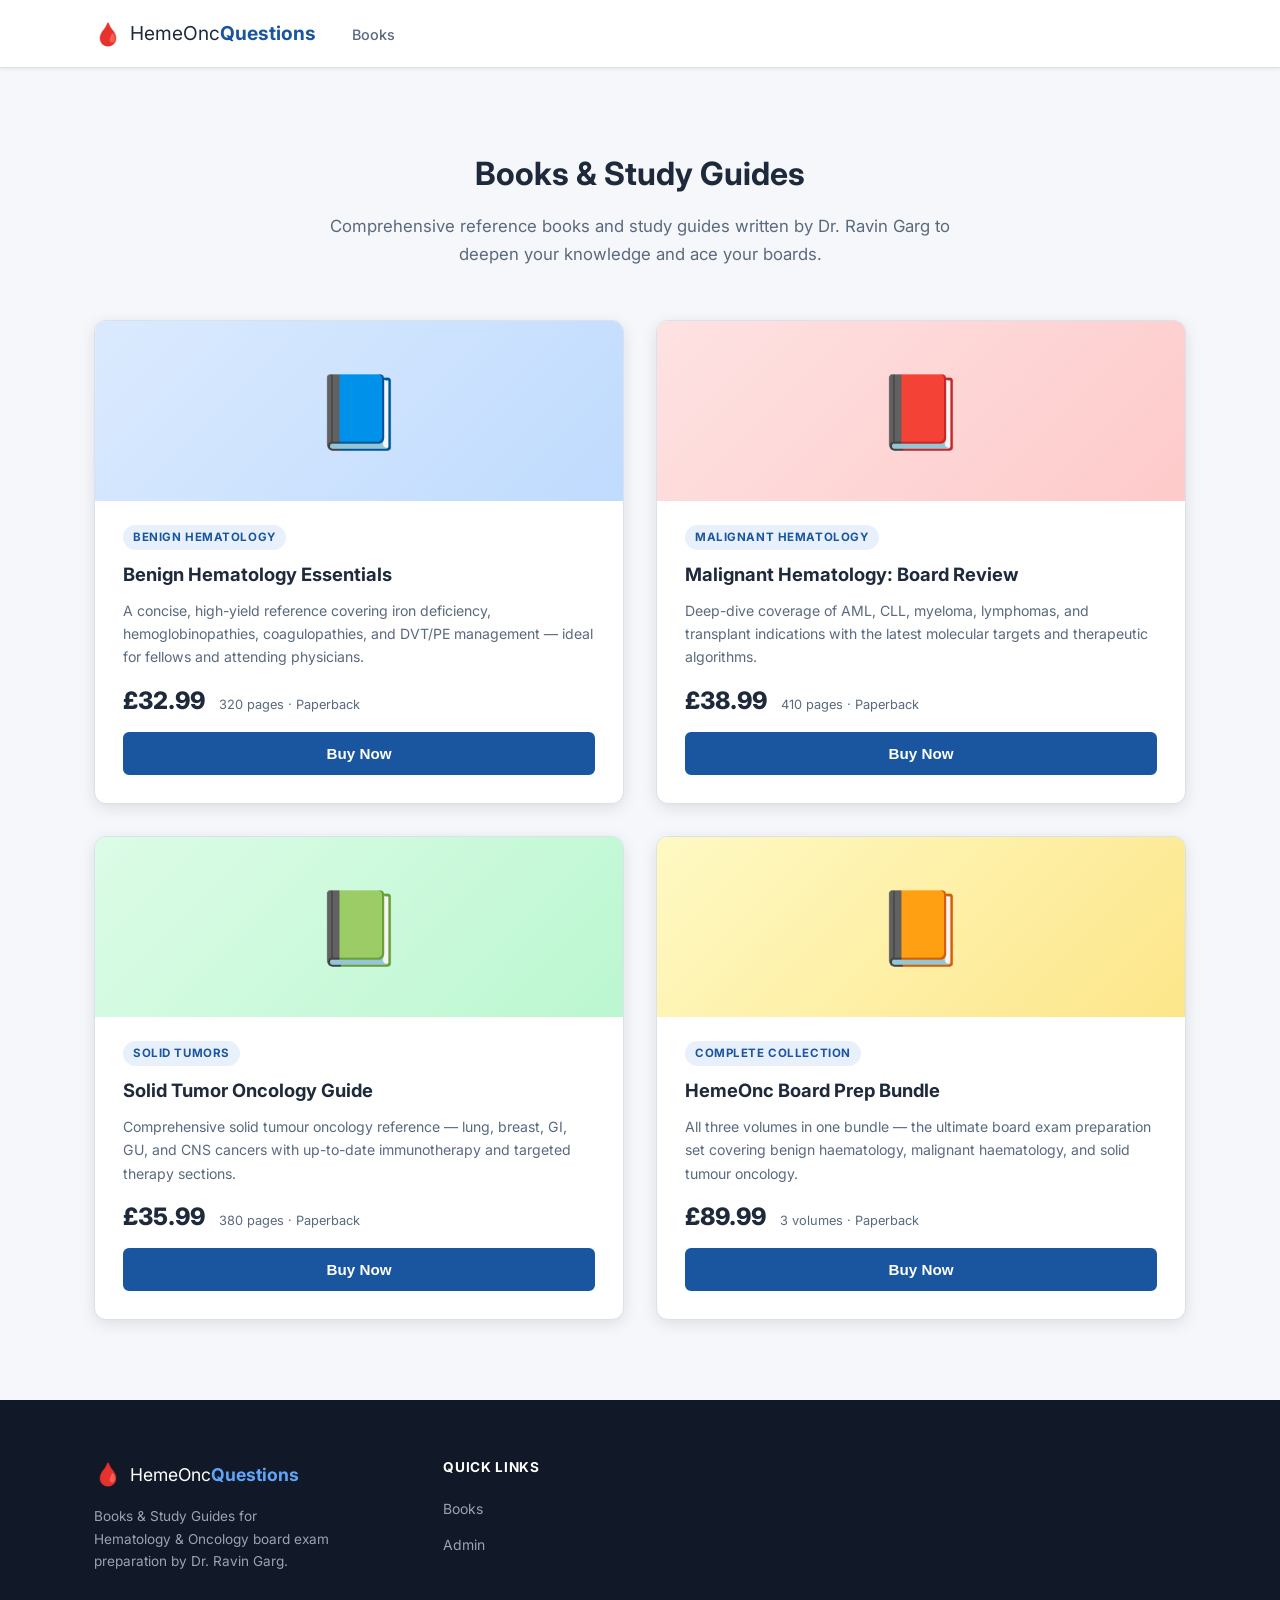
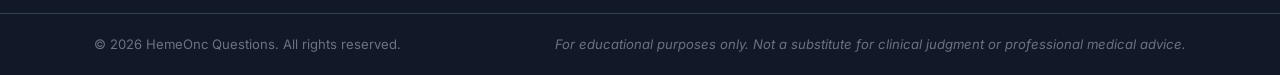
<file: index.html>
<!DOCTYPE html>
<html lang="en">
<head>
  <meta charset="UTF-8" />
  <meta name="viewport" content="width=device-width, initial-scale=1.0" />
  <meta name="description" content="Books &amp; Study Guides for Hematology &amp; Oncology board exam preparation by Dr. Ravin Garg." />
  <title>HemeOnc Questions – Books &amp; Study Guides</title>
  <link rel="stylesheet" href="css/styles.css" />
  <link rel="preconnect" href="https://fonts.googleapis.com" />
  <link href="https://fonts.googleapis.com/css2?family=Inter:wght@400;500;600;700&display=swap" rel="stylesheet" />
</head>
<body>

  <!-- ===== NAVIGATION ===== -->
  <header class="site-header" id="site-header">
    <div class="container nav-container">
      <a href="#" class="logo">
        <span class="logo-icon">🩸</span>
        <span class="logo-text">HemeOnc<strong>Questions</strong></span>
      </a>
      <nav class="main-nav" id="main-nav" aria-label="Main navigation">
        <ul>
          <li><a href="#books" class="nav-link active">Books</a></li>
        </ul>
      </nav>
      <button class="hamburger" id="hamburger" aria-label="Toggle navigation" aria-expanded="false">
        <span></span><span></span><span></span>
      </button>
    </div>
  </header>

  <!-- ===== BOOKS ===== -->
  <section class="section books bg-light" id="books">
    <div class="container">
      <div class="section-header">
        <h2>Books &amp; Study Guides</h2>
        <p>Comprehensive reference books and study guides written by Dr. Ravin Garg to deepen your knowledge and ace your boards.</p>
      </div>
      <div class="books-grid">

        <div class="book-card">
          <div class="book-cover book-cover-1">
            <span class="book-cover-icon">📘</span>
          </div>
          <div class="book-info">
            <span class="book-tag">Benign Hematology</span>
            <h3 class="book-title">Benign Hematology Essentials</h3>
            <p class="book-description">A concise, high-yield reference covering iron deficiency, hemoglobinopathies, coagulopathies, and DVT/PE management — ideal for fellows and attending physicians.</p>
            <div class="book-meta">
              <span class="book-price">£32.99</span>
              <span class="book-pages">320 pages · Paperback</span>
            </div>
            <button class="btn btn-primary btn-block book-buy-btn"
                    data-title="Benign Hematology Essentials"
                    data-price="£32.99">Buy Now</button>
          </div>
        </div>

        <div class="book-card">
          <div class="book-cover book-cover-2">
            <span class="book-cover-icon">📕</span>
          </div>
          <div class="book-info">
            <span class="book-tag">Malignant Hematology</span>
            <h3 class="book-title">Malignant Hematology: Board Review</h3>
            <p class="book-description">Deep-dive coverage of AML, CLL, myeloma, lymphomas, and transplant indications with the latest molecular targets and therapeutic algorithms.</p>
            <div class="book-meta">
              <span class="book-price">£38.99</span>
              <span class="book-pages">410 pages · Paperback</span>
            </div>
            <button class="btn btn-primary btn-block book-buy-btn"
                    data-title="Malignant Hematology: Board Review"
                    data-price="£38.99">Buy Now</button>
          </div>
        </div>

        <div class="book-card">
          <div class="book-cover book-cover-3">
            <span class="book-cover-icon">📗</span>
          </div>
          <div class="book-info">
            <span class="book-tag">Solid Tumors</span>
            <h3 class="book-title">Solid Tumor Oncology Guide</h3>
            <p class="book-description">Comprehensive solid tumour oncology reference — lung, breast, GI, GU, and CNS cancers with up-to-date immunotherapy and targeted therapy sections.</p>
            <div class="book-meta">
              <span class="book-price">£35.99</span>
              <span class="book-pages">380 pages · Paperback</span>
            </div>
            <button class="btn btn-primary btn-block book-buy-btn"
                    data-title="Solid Tumor Oncology Guide"
                    data-price="£35.99">Buy Now</button>
          </div>
        </div>

        <div class="book-card">
          <div class="book-cover book-cover-4">
            <span class="book-cover-icon">📙</span>
          </div>
          <div class="book-info">
            <span class="book-tag">Complete Collection</span>
            <h3 class="book-title">HemeOnc Board Prep Bundle</h3>
            <p class="book-description">All three volumes in one bundle — the ultimate board exam preparation set covering benign haematology, malignant haematology, and solid tumour oncology.</p>
            <div class="book-meta">
              <span class="book-price">£89.99</span>
              <span class="book-pages">3 volumes · Paperback</span>
            </div>
            <button class="btn btn-primary btn-block book-buy-btn"
                    data-title="HemeOnc Board Prep Bundle"
                    data-price="£89.99">Buy Now</button>
          </div>
        </div>

      </div>
    </div>
  </section>

  <!-- ===== ORDER MODAL ===== -->
  <div class="modal-overlay" id="order-modal" role="dialog" aria-modal="true" aria-labelledby="modal-title" hidden>
    <div class="modal-box">
      <button class="modal-close" id="modal-close" aria-label="Close order form">&times;</button>
      <h2 class="modal-title" id="modal-title">Order Book</h2>
      <p class="modal-book-name" id="modal-book-name"></p>

      <form class="order-form" id="order-form" novalidate>
        <fieldset>
          <legend>Quantity</legend>
          <div class="form-group">
            <label for="order-qty">Number of copies</label>
            <input type="number" id="order-qty" name="quantity" min="1" max="99" value="1" required />
          </div>
        </fieldset>

        <fieldset>
          <legend>Postage Details (United Kingdom)</legend>

          <div class="form-group">
            <label for="order-name">Full Name <span aria-hidden="true">*</span></label>
            <input type="text" id="order-name" name="fullName" autocomplete="name" required placeholder="e.g. Jane Smith" />
          </div>

          <div class="form-group">
            <label for="order-addr1">Address Line 1 <span aria-hidden="true">*</span></label>
            <input type="text" id="order-addr1" name="addressLine1" autocomplete="address-line1" required placeholder="House number and street name" />
          </div>

          <div class="form-group">
            <label for="order-addr2">Address Line 2</label>
            <input type="text" id="order-addr2" name="addressLine2" autocomplete="address-line2" placeholder="Flat, suite, unit (optional)" />
          </div>

          <div class="form-row">
            <div class="form-group">
              <label for="order-city">Town / City <span aria-hidden="true">*</span></label>
              <input type="text" id="order-city" name="city" autocomplete="address-level2" required placeholder="e.g. London" />
            </div>
            <div class="form-group">
              <label for="order-county">County</label>
              <input type="text" id="order-county" name="county" autocomplete="address-level1" placeholder="e.g. Greater London" />
            </div>
          </div>

          <div class="form-row">
            <div class="form-group">
              <label for="order-postcode">Postcode <span aria-hidden="true">*</span></label>
              <input type="text" id="order-postcode" name="postcode" autocomplete="postal-code" required placeholder="e.g. SW1A 1AA"
                     pattern="^[A-Za-z]{1,2}[0-9][0-9A-Za-z]?\s?[0-9][A-Za-z]{2}$" />
            </div>
            <div class="form-group">
              <label for="order-country">Country</label>
              <input type="text" id="order-country" name="country" autocomplete="country-name" value="United Kingdom" readonly />
            </div>
          </div>

          <div class="form-group">
            <label for="order-phone">Phone Number</label>
            <input type="tel" id="order-phone" name="phone" autocomplete="tel" placeholder="e.g. 07700 900000" />
          </div>
        </fieldset>

        <div class="form-summary" id="order-summary"></div>

        <button type="submit" class="btn btn-primary btn-block" id="order-submit">Place Order</button>
      </form>

      <div class="order-success" id="order-success" hidden>
        <div class="success-icon">✓</div>
        <h3>Order Received!</h3>
        <p id="order-success-msg"></p>
        <button class="btn btn-outline" id="order-done-btn">Close</button>
      </div>
    </div>
  </div>

  <!-- ===== FOOTER ===== -->
  <footer class="site-footer">
    <div class="container footer-inner">
      <div class="footer-brand">
        <a href="#" class="logo">
          <span class="logo-icon">🩸</span>
          <span class="logo-text">HemeOnc<strong>Questions</strong></span>
        </a>
        <p>Books &amp; Study Guides for Hematology &amp; Oncology board exam preparation by Dr. Ravin Garg.</p>
      </div>
      <div class="footer-links">
        <div class="footer-col">
          <h4>Quick Links</h4>
          <ul>
            <li><a href="#books">Books</a></li>
            <li><a href="admin.html">Admin</a></li>
          </ul>
        </div>
      </div>
    </div>
    <div class="footer-bottom">
      <div class="container">
        <p>&copy; 2026 HemeOnc Questions. All rights reserved.</p>
        <p class="footer-disclaimer">For educational purposes only. Not a substitute for clinical judgment or professional medical advice.</p>
      </div>
    </div>
  </footer>

  <script src="js/main.js"></script>
</body>
</html>
</file>
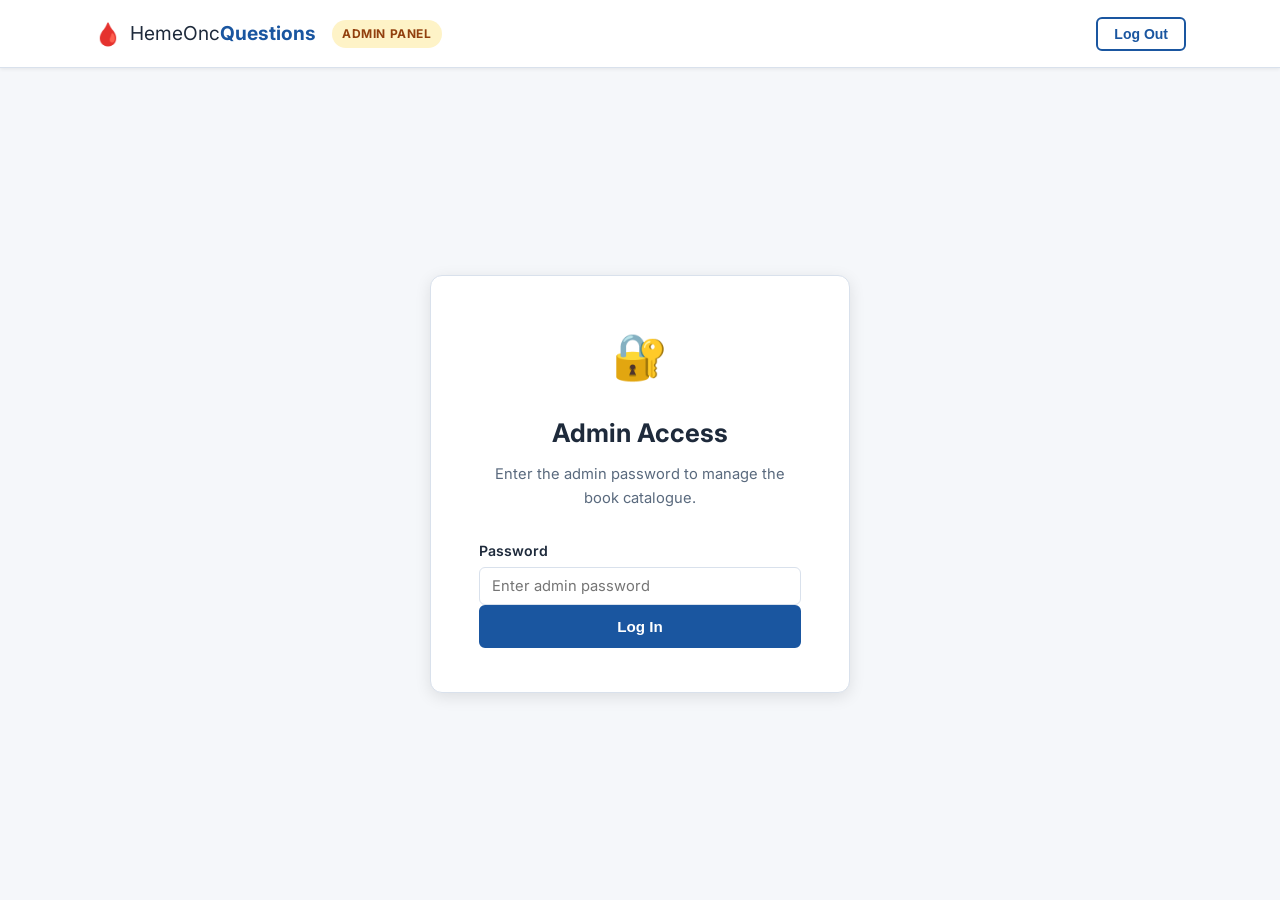
<file: admin.html>
<!DOCTYPE html>
<html lang="en">
<head>
  <meta charset="UTF-8" />
  <meta name="viewport" content="width=device-width, initial-scale=1.0" />
  <title>Admin – HemeOnc Questions</title>
  <link rel="stylesheet" href="css/styles.css" />
  <link rel="preconnect" href="https://fonts.googleapis.com" />
  <link href="https://fonts.googleapis.com/css2?family=Inter:wght@400;500;600;700&display=swap" rel="stylesheet" />
</head>
<body class="admin-body">

  <!-- ===== ADMIN HEADER ===== -->
  <header class="admin-header" id="admin-header">
    <div class="container admin-header-inner">
      <a href="index.html" class="logo">
        <span class="logo-icon">🩸</span>
        <span class="logo-text">HemeOnc<strong>Questions</strong></span>
      </a>
      <span class="admin-badge">Admin Panel</span>
      <button class="btn btn-outline btn-sm" id="admin-logout" hidden>Log Out</button>
    </div>
  </header>

  <!-- ===== LOGIN GATE ===== -->
  <div id="admin-login" class="admin-login-screen">
    <div class="admin-login-box">
      <div class="admin-login-icon">🔐</div>
      <h1>Admin Access</h1>
      <p>Enter the admin password to manage the book catalogue.</p>
      <form id="login-form" novalidate>
        <div class="form-group">
          <label for="admin-password">Password</label>
          <input type="password" id="admin-password" autocomplete="current-password"
                 placeholder="Enter admin password" />
        </div>
        <p class="login-error" id="login-error" hidden>Incorrect password. Please try again.</p>
        <button type="submit" class="btn btn-primary btn-block">Log In</button>
      </form>
    </div>
  </div>

  <!-- ===== ADMIN DASHBOARD ===== -->
  <main id="admin-dashboard" class="admin-dashboard" hidden>
    <div class="container">

      <!-- Page title row -->
      <div class="admin-page-header">
        <div class="admin-page-title">
          <h1>Book Management</h1>
          <p>Add or remove books shown in the <a href="index.html#books">public books section</a>.</p>
        </div>
        <div class="admin-stats">
          <div class="admin-stat">
            <span class="admin-stat-num" id="stat-custom">0</span>
            <span class="admin-stat-label">Custom books</span>
          </div>
          <div class="admin-stat">
            <span class="admin-stat-num">4</span>
            <span class="admin-stat-label">Default books</span>
          </div>
        </div>
      </div>

      <div class="admin-layout">

        <!-- ── Add book form ── -->
        <section class="admin-card" aria-labelledby="add-book-heading">
          <h2 id="add-book-heading">Add New Book</h2>

          <form id="add-book-form" class="add-book-form" novalidate>

            <div class="form-group">
              <label for="book-title">Title <span aria-hidden="true">*</span></label>
              <input type="text" id="book-title" name="title" required
                     placeholder="e.g. Advanced Hematology Atlas" />
            </div>

            <div class="form-group">
              <label for="book-category">Category <span aria-hidden="true">*</span></label>
              <select id="book-category" name="category" required>
                <option value="">— Select category —</option>
                <option value="Benign Hematology">Benign Hematology</option>
                <option value="Malignant Hematology">Malignant Hematology</option>
                <option value="Solid Tumors">Solid Tumors</option>
                <option value="Complete Collection">Complete Collection</option>
                <option value="Reference">Reference</option>
                <option value="Other">Other</option>
              </select>
            </div>

            <div class="form-group">
              <label for="book-description">Description <span aria-hidden="true">*</span></label>
              <textarea id="book-description" name="description" rows="3" required
                        placeholder="A brief description of the book's content and audience…"></textarea>
            </div>

            <div class="form-row">
              <div class="form-group">
                <label for="book-price">Price <span aria-hidden="true">*</span></label>
                <input type="text" id="book-price" name="price" required
                       placeholder="e.g. £29.99" />
              </div>
              <div class="form-group">
                <label for="book-pages">Format / Pages</label>
                <input type="text" id="book-pages" name="pages"
                       placeholder="e.g. 280 pages · Paperback" />
              </div>
            </div>

            <div class="form-row">
              <div class="form-group">
                <label for="book-cover-style">Cover Colour <span aria-hidden="true">*</span></label>
                <select id="book-cover-style" name="coverStyle" required>
                  <option value="1">Blue</option>
                  <option value="2">Red</option>
                  <option value="3">Green</option>
                  <option value="4">Yellow</option>
                  <option value="5">Purple</option>
                  <option value="6">Teal</option>
                  <option value="7">Orange</option>
                  <option value="8">Pink</option>
                </select>
              </div>
              <div class="form-group">
                <label for="book-cover-icon">Cover Icon</label>
                <select id="book-cover-icon" name="coverIcon">
                  <option value="📘">📘 Blue Book</option>
                  <option value="📕">📕 Red Book</option>
                  <option value="📗">📗 Green Book</option>
                  <option value="📙">📙 Orange Book</option>
                  <option value="📓">📓 Notebook</option>
                  <option value="📔">📔 Notebook (decorated)</option>
                  <option value="📒">📒 Ledger</option>
                  <option value="📖">📖 Open Book</option>
                </select>
              </div>
            </div>

            <div class="cover-preview-row">
              <span class="cover-preview-label">Preview:</span>
              <div class="cover-preview" id="cover-preview">
                <span id="cover-preview-icon">📘</span>
              </div>
            </div>

            <p class="form-error" id="add-book-error" hidden></p>
            <button type="submit" class="btn btn-primary btn-block">Add Book</button>
          </form>
        </section>

        <!-- ── Current custom books ── -->
        <section class="admin-card" aria-labelledby="books-list-heading">
          <h2 id="books-list-heading">
            Custom Books
            <span class="admin-count-badge" id="books-count-badge">0</span>
          </h2>
          <p class="admin-card-desc">
            These books are stored in your browser and appear on the public website.
          </p>
          <div id="admin-books-list" class="admin-books-list" aria-live="polite">
            <!-- rendered by JS -->
          </div>
          <p class="admin-empty" id="admin-empty">
            No custom books yet. Use the form on the left to add your first book.
          </p>
        </section>

      </div><!-- /.admin-layout -->
    </div><!-- /.container -->
  </main>

  <script src="js/admin.js"></script>
</body>
</html>
</file>
<file: css/styles.css>
/* =========================================================
   HemeOnc Questions – Main Stylesheet
   ========================================================= */

/* ----- CSS Variables ----- */
:root {
  --color-primary:    #1a56a0;
  --color-primary-dk: #134080;
  --color-accent:     #e8462a;
  --color-bg:         #ffffff;
  --color-bg-light:   #f5f7fa;
  --color-text:       #1e2a3b;
  --color-text-muted: #5a6a7e;
  --color-border:     #d9e1ec;
  --color-success:    #1d8a4e;
  --color-cat-benign:    #1a56a0;
  --color-cat-malignant: #a01a3e;
  --color-cat-solid:     #2e7d32;

  --radius-sm:  6px;
  --radius-md: 12px;
  --radius-lg: 20px;

  --shadow-sm: 0 1px 4px rgba(0,0,0,.08);
  --shadow-md: 0 4px 16px rgba(0,0,0,.10);
  --shadow-lg: 0 8px 32px rgba(0,0,0,.12);

  --font-sans: 'Inter', system-ui, -apple-system, sans-serif;
  --container: 1140px;
  --header-h: 68px;
}

/* ----- Reset & Base ----- */
*, *::before, *::after { box-sizing: border-box; margin: 0; padding: 0; }

html {
  scroll-behavior: smooth;
  scroll-padding-top: var(--header-h);
}

body {
  font-family: var(--font-sans);
  font-size: 16px;
  line-height: 1.65;
  color: var(--color-text);
  background: var(--color-bg);
}

img { max-width: 100%; height: auto; display: block; }
a  { color: var(--color-primary); text-decoration: none; }
a:hover { text-decoration: underline; }
ul { list-style: none; }

/* ----- Utility ----- */
.container {
  max-width: var(--container);
  margin: 0 auto;
  padding: 0 24px;
}
.bg-light { background: var(--color-bg-light); }

.section {
  padding: 80px 0;
}
.section-header {
  text-align: center;
  max-width: 640px;
  margin: 0 auto 52px;
}
.section-header h2 {
  font-size: 2rem;
  font-weight: 700;
  color: var(--color-text);
  margin-bottom: 12px;
}
.section-header p {
  color: var(--color-text-muted);
  font-size: 1.05rem;
}

/* ----- Buttons ----- */
.btn {
  display: inline-block;
  padding: 11px 24px;
  border-radius: var(--radius-sm);
  font-size: 0.95rem;
  font-weight: 600;
  cursor: pointer;
  transition: background .18s, color .18s, border-color .18s, box-shadow .18s;
  border: 2px solid transparent;
  text-decoration: none;
  white-space: nowrap;
}
.btn:hover { text-decoration: none; }

.btn-primary {
  background: var(--color-primary);
  color: #fff;
  border-color: var(--color-primary);
}
.btn-primary:hover {
  background: var(--color-primary-dk);
  border-color: var(--color-primary-dk);
  color: #fff;
}

.btn-outline {
  background: transparent;
  color: var(--color-primary);
  border-color: var(--color-primary);
}
.btn-outline:hover {
  background: var(--color-primary);
  color: #fff;
}

.btn-white {
  background: #fff;
  color: var(--color-primary);
  border-color: #fff;
}
.btn-white:hover {
  background: #e8f0fc;
}

.btn-sm { padding: 7px 16px; font-size: 0.875rem; }
.btn-lg { padding: 14px 32px; font-size: 1.05rem; }
.btn-block { width: 100%; text-align: center; display: block; }

/* ============================================================
   HEADER / NAV
   ============================================================ */
.site-header {
  position: sticky;
  top: 0;
  z-index: 1000;
  height: var(--header-h);
  background: #fff;
  border-bottom: 1px solid var(--color-border);
  box-shadow: var(--shadow-sm);
}

.nav-container {
  display: flex;
  align-items: center;
  height: var(--header-h);
  gap: 24px;
}

/* Logo */
.logo {
  display: flex;
  align-items: center;
  gap: 8px;
  font-size: 1.2rem;
  color: var(--color-text);
  text-decoration: none;
  flex-shrink: 0;
}
.logo:hover { text-decoration: none; }
.logo-icon { font-size: 1.4rem; }
.logo-text strong { color: var(--color-primary); }

/* Nav links */
.main-nav { flex: 1; }
.main-nav ul {
  display: flex;
  gap: 4px;
  align-items: center;
}
.nav-link {
  padding: 6px 12px;
  border-radius: var(--radius-sm);
  font-size: 0.9rem;
  font-weight: 500;
  color: var(--color-text-muted);
  text-decoration: none;
  transition: color .18s, background .18s;
}
.nav-link:hover,
.nav-link.active {
  color: var(--color-primary);
  background: #e8f0fc;
}

.nav-actions {
  display: flex;
  gap: 10px;
  flex-shrink: 0;
}

/* Hamburger */
.hamburger {
  display: none;
  flex-direction: column;
  gap: 5px;
  background: none;
  border: none;
  cursor: pointer;
  padding: 6px;
  margin-left: auto;
}
.hamburger span {
  display: block;
  width: 24px;
  height: 2px;
  background: var(--color-text);
  border-radius: 2px;
  transition: transform .3s, opacity .3s;
}
.hamburger.open span:nth-child(1) { transform: translateY(7px) rotate(45deg); }
.hamburger.open span:nth-child(2) { opacity: 0; }
.hamburger.open span:nth-child(3) { transform: translateY(-7px) rotate(-45deg); }

/* ============================================================
   HERO
   ============================================================ */
.hero {
  padding: 80px 0 60px;
  background: linear-gradient(135deg, #f0f5ff 0%, #e8f0fc 50%, #f5f7fa 100%);
}

.hero-inner {
  display: grid;
  grid-template-columns: 1fr 1fr;
  gap: 60px;
  align-items: center;
}

.hero-text .badge {
  display: inline-block;
  background: #dbeafe;
  color: var(--color-primary);
  font-size: 0.8rem;
  font-weight: 600;
  padding: 4px 12px;
  border-radius: 999px;
  text-transform: uppercase;
  letter-spacing: 0.04em;
  margin-bottom: 18px;
}

.hero-text h1 {
  font-size: 2.6rem;
  font-weight: 800;
  line-height: 1.18;
  color: var(--color-text);
  margin-bottom: 20px;
}

.hero-sub {
  font-size: 1.1rem;
  color: var(--color-text-muted);
  margin-bottom: 28px;
  max-width: 480px;
}

.hero-cta {
  display: flex;
  gap: 14px;
  flex-wrap: wrap;
  margin-bottom: 28px;
}

.hero-bullets {
  display: flex;
  flex-direction: column;
  gap: 6px;
}
.hero-bullets li {
  font-size: 0.92rem;
  color: var(--color-text-muted);
}
.hero-bullets li::before { content: ''; }

/* Mock device */
.mock-device {
  background: #1e2a3b;
  border-radius: var(--radius-lg);
  padding: 16px;
  box-shadow: var(--shadow-lg);
}
.mock-screen {
  background: #fff;
  border-radius: var(--radius-md);
  padding: 24px;
}
.mock-question-card .mock-tag {
  display: inline-block;
  background: #fee2e2;
  color: #9b1c1c;
  font-size: 0.75rem;
  font-weight: 700;
  padding: 3px 10px;
  border-radius: 999px;
  text-transform: uppercase;
  margin-bottom: 14px;
}
.mock-q {
  font-size: 0.9rem;
  font-weight: 600;
  color: var(--color-text);
  margin-bottom: 16px;
  line-height: 1.55;
}
.mock-choices {
  display: flex;
  flex-direction: column;
  gap: 8px;
}
.mock-choices li {
  font-size: 0.85rem;
  padding: 8px 12px;
  border: 1.5px solid var(--color-border);
  border-radius: var(--radius-sm);
  color: var(--color-text-muted);
  cursor: default;
}
.mock-choices li.correct {
  border-color: var(--color-success);
  background: #ecfdf5;
  color: var(--color-success);
  font-weight: 600;
}

/* ============================================================
   STATS BAR
   ============================================================ */
.stats-bar {
  background: var(--color-primary);
  padding: 28px 0;
}
.stats-inner {
  display: flex;
  justify-content: space-around;
  gap: 24px;
  flex-wrap: wrap;
}
.stat-item {
  text-align: center;
  color: #fff;
}
.stat-num {
  display: block;
  font-size: 2rem;
  font-weight: 800;
  line-height: 1;
  margin-bottom: 4px;
}
.stat-label {
  font-size: 0.85rem;
  opacity: 0.8;
  text-transform: uppercase;
  letter-spacing: 0.04em;
}

/* ============================================================
   FEATURES
   ============================================================ */
.features-grid {
  display: grid;
  grid-template-columns: repeat(3, 1fr);
  gap: 28px;
}
.feature-card {
  background: #fff;
  border: 1px solid var(--color-border);
  border-radius: var(--radius-md);
  padding: 28px;
  transition: box-shadow .2s, transform .2s;
}
.feature-card:hover {
  box-shadow: var(--shadow-md);
  transform: translateY(-2px);
}
.feature-icon {
  font-size: 2rem;
  margin-bottom: 14px;
}
.feature-card h3 {
  font-size: 1.05rem;
  font-weight: 700;
  margin-bottom: 8px;
}
.feature-card p {
  font-size: 0.9rem;
  color: var(--color-text-muted);
  line-height: 1.6;
}

/* ============================================================
   CATEGORIES
   ============================================================ */
.categories-grid {
  display: grid;
  grid-template-columns: repeat(3, 1fr);
  gap: 28px;
}
.category-card {
  background: #fff;
  border-radius: var(--radius-md);
  box-shadow: var(--shadow-md);
  overflow: hidden;
}
.category-header {
  display: flex;
  align-items: center;
  gap: 12px;
  padding: 22px 24px;
  color: #fff;
}
.cat-benign    { background: var(--color-cat-benign); }
.cat-malignant { background: var(--color-cat-malignant); }
.cat-solid     { background: var(--color-cat-solid); }
.cat-icon { font-size: 1.6rem; }
.category-header h3 { font-size: 1rem; font-weight: 700; }
.cat-topics {
  padding: 20px 24px;
  display: flex;
  flex-direction: column;
  gap: 10px;
}
.cat-topics li {
  font-size: 0.88rem;
  color: var(--color-text-muted);
  padding-left: 16px;
  position: relative;
}
.cat-topics li::before {
  content: '›';
  position: absolute;
  left: 0;
  color: var(--color-primary);
  font-weight: 700;
}

/* ============================================================
   SAMPLE QUIZ
   ============================================================ */
.quiz-wrapper {
  max-width: 720px;
  margin: 0 auto;
}
.quiz-card {
  background: #fff;
  border: 1px solid var(--color-border);
  border-radius: var(--radius-md);
  padding: 32px;
  box-shadow: var(--shadow-md);
  min-height: 340px;
}

.quiz-category {
  display: inline-block;
  font-size: 0.75rem;
  font-weight: 700;
  text-transform: uppercase;
  letter-spacing: 0.05em;
  padding: 3px 10px;
  border-radius: 999px;
  margin-bottom: 16px;
}
.quiz-question {
  font-size: 1rem;
  font-weight: 600;
  line-height: 1.6;
  color: var(--color-text);
  margin-bottom: 24px;
}
.quiz-choices {
  display: flex;
  flex-direction: column;
  gap: 10px;
  margin-bottom: 20px;
}
.quiz-choice {
  padding: 12px 16px;
  border: 1.5px solid var(--color-border);
  border-radius: var(--radius-sm);
  cursor: pointer;
  font-size: 0.92rem;
  color: var(--color-text);
  text-align: left;
  background: #fff;
  transition: border-color .18s, background .18s;
  width: 100%;
}
.quiz-choice:hover:not(:disabled) {
  border-color: var(--color-primary);
  background: #e8f0fc;
}
.quiz-choice.correct-ans {
  border-color: var(--color-success);
  background: #ecfdf5;
  color: var(--color-success);
  font-weight: 600;
}
.quiz-choice.wrong-ans {
  border-color: var(--color-accent);
  background: #fef2f2;
  color: var(--color-accent);
}
.quiz-explanation {
  background: var(--color-bg-light);
  border-left: 4px solid var(--color-primary);
  border-radius: 0 var(--radius-sm) var(--radius-sm) 0;
  padding: 14px 18px;
  font-size: 0.88rem;
  color: var(--color-text-muted);
  line-height: 1.6;
  display: none;
}
.quiz-explanation.visible { display: block; }

.quiz-nav {
  display: flex;
  align-items: center;
  justify-content: space-between;
  margin-top: 20px;
}
.quiz-counter {
  font-size: 0.85rem;
  font-weight: 600;
  color: var(--color-text-muted);
}

/* ============================================================
   TESTIMONIALS
   ============================================================ */
.testimonials-grid {
  display: grid;
  grid-template-columns: repeat(3, 1fr);
  gap: 28px;
}
.testimonial-card {
  background: #fff;
  border-radius: var(--radius-md);
  padding: 28px;
  box-shadow: var(--shadow-md);
}
.stars {
  color: #f59e0b;
  font-size: 1rem;
  margin-bottom: 14px;
  letter-spacing: 2px;
}
.testimonial-card p {
  font-size: 0.92rem;
  color: var(--color-text-muted);
  font-style: italic;
  margin-bottom: 16px;
  line-height: 1.65;
}
.testimonial-card cite {
  font-size: 0.82rem;
  font-weight: 600;
  color: var(--color-text);
  font-style: normal;
}

/* ============================================================
   PRICING
   ============================================================ */
.pricing-grid {
  display: grid;
  grid-template-columns: repeat(3, 1fr);
  gap: 28px;
  align-items: stretch;
}
.pricing-card {
  background: #fff;
  border: 2px solid var(--color-border);
  border-radius: var(--radius-md);
  padding: 32px 28px;
  position: relative;
  display: flex;
  flex-direction: column;
  gap: 20px;
  transition: box-shadow .2s;
}
.pricing-card:hover { box-shadow: var(--shadow-md); }

.pricing-featured {
  border-color: var(--color-primary);
  box-shadow: var(--shadow-md);
}
.pricing-badge {
  position: absolute;
  top: -14px;
  left: 50%;
  transform: translateX(-50%);
  background: var(--color-primary);
  color: #fff;
  font-size: 0.75rem;
  font-weight: 700;
  text-transform: uppercase;
  letter-spacing: 0.05em;
  padding: 4px 16px;
  border-radius: 999px;
  white-space: nowrap;
}
.pricing-header { text-align: center; }
.pricing-header h3 {
  font-size: 1.3rem;
  font-weight: 700;
  margin-bottom: 8px;
}
.price { display: flex; align-items: baseline; justify-content: center; gap: 6px; }
.price-amount {
  font-size: 2.5rem;
  font-weight: 800;
  color: var(--color-text);
}
.price-note {
  font-size: 0.85rem;
  color: var(--color-text-muted);
}
.pricing-features {
  display: flex;
  flex-direction: column;
  gap: 10px;
  flex: 1;
}
.pricing-features li {
  font-size: 0.9rem;
  color: var(--color-text-muted);
}

/* ============================================================
   FAQ
   ============================================================ */
.faq-list {
  max-width: 760px;
  margin: 0 auto;
  display: flex;
  flex-direction: column;
  gap: 12px;
}
.faq-item {
  background: #fff;
  border: 1px solid var(--color-border);
  border-radius: var(--radius-md);
  overflow: hidden;
}
.faq-item summary {
  padding: 18px 22px;
  font-size: 0.97rem;
  font-weight: 600;
  cursor: pointer;
  display: flex;
  justify-content: space-between;
  align-items: center;
  list-style: none;
  user-select: none;
}
.faq-item summary::-webkit-details-marker { display: none; }
.faq-item summary::after {
  content: '+';
  font-size: 1.4rem;
  font-weight: 400;
  color: var(--color-primary);
  flex-shrink: 0;
  transition: transform .25s;
}
.faq-item[open] summary::after {
  content: '−';
}
.faq-item p {
  padding: 0 22px 18px;
  font-size: 0.9rem;
  color: var(--color-text-muted);
  line-height: 1.7;
  border-top: 1px solid var(--color-border);
  padding-top: 16px;
}

/* ============================================================
   ABOUT
   ============================================================ */
.about-inner {
  display: flex;
  gap: 48px;
  align-items: flex-start;
}
.about-avatar {
  flex-shrink: 0;
}
.avatar-circle {
  width: 120px;
  height: 120px;
  background: var(--color-primary);
  border-radius: 50%;
  display: flex;
  align-items: center;
  justify-content: center;
  font-size: 2rem;
  font-weight: 800;
  color: #fff;
  letter-spacing: 2px;
}
.about-text h2 {
  font-size: 1.8rem;
  font-weight: 700;
  margin-bottom: 16px;
}
.about-text p {
  font-size: 0.95rem;
  color: var(--color-text-muted);
  margin-bottom: 16px;
  line-height: 1.75;
}
.about-text .btn { margin-top: 8px; }

/* ============================================================
   NEWS
   ============================================================ */
.news-grid {
  display: grid;
  grid-template-columns: repeat(3, 1fr);
  gap: 28px;
}
.news-card {
  background: #fff;
  border: 1px solid var(--color-border);
  border-radius: var(--radius-md);
  padding: 28px;
  transition: box-shadow .2s;
}
.news-card:hover { box-shadow: var(--shadow-md); }
.news-date {
  display: block;
  font-size: 0.78rem;
  font-weight: 700;
  text-transform: uppercase;
  letter-spacing: 0.05em;
  color: var(--color-primary);
  margin-bottom: 10px;
}
.news-card h3 {
  font-size: 1rem;
  font-weight: 700;
  margin-bottom: 10px;
  line-height: 1.4;
}
.news-card p {
  font-size: 0.88rem;
  color: var(--color-text-muted);
  line-height: 1.65;
}

/* ============================================================
   CTA BANNER
   ============================================================ */
.cta-banner {
  background: linear-gradient(135deg, var(--color-primary) 0%, #0f3d7a 100%);
  padding: 70px 0;
}
.cta-inner {
  text-align: center;
  color: #fff;
}
.cta-inner h2 {
  font-size: 2.2rem;
  font-weight: 800;
  margin-bottom: 14px;
}
.cta-inner p {
  font-size: 1.05rem;
  opacity: 0.85;
  margin-bottom: 32px;
}

/* ============================================================
   FOOTER
   ============================================================ */
.site-footer {
  background: #111827;
  color: #d1d5db;
}
.footer-inner {
  padding: 56px 24px 40px;
  display: grid;
  grid-template-columns: 1.4fr 1fr 1fr 1fr;
  gap: 40px;
}
.footer-brand .logo {
  color: #fff;
  font-size: 1.1rem;
  margin-bottom: 12px;
  display: inline-flex;
}
.footer-brand .logo-text strong { color: #60a5fa; }
.footer-brand p {
  font-size: 0.85rem;
  color: #9ca3af;
  line-height: 1.65;
  max-width: 240px;
}
.footer-col h4 {
  font-size: 0.85rem;
  font-weight: 700;
  text-transform: uppercase;
  letter-spacing: 0.05em;
  color: #fff;
  margin-bottom: 16px;
}
.footer-col ul { display: flex; flex-direction: column; gap: 10px; }
.footer-col a {
  font-size: 0.875rem;
  color: #9ca3af;
  text-decoration: none;
  transition: color .18s;
}
.footer-col a:hover { color: #fff; }

.footer-bottom {
  border-top: 1px solid #374151;
  padding: 20px 24px;
}
.footer-bottom .container {
  display: flex;
  justify-content: space-between;
  align-items: center;
  flex-wrap: wrap;
  gap: 8px;
}
.footer-bottom p {
  font-size: 0.82rem;
  color: #6b7280;
}
.footer-disclaimer {
  font-style: italic;
}

/* ============================================================
   BOOKS
   ============================================================ */
.books-grid {
  display: grid;
  grid-template-columns: repeat(2, 1fr);
  gap: 32px;
}
.book-card {
  background: #fff;
  border: 1px solid var(--color-border);
  border-radius: var(--radius-md);
  box-shadow: var(--shadow-md);
  overflow: hidden;
  display: flex;
  flex-direction: column;
  transition: box-shadow .2s, transform .2s;
}
.book-card:hover {
  box-shadow: var(--shadow-lg);
  transform: translateY(-3px);
}
.book-cover {
  display: flex;
  align-items: center;
  justify-content: center;
  height: 180px;
  font-size: 4.5rem;
}
.book-cover-1 { background: linear-gradient(135deg, #dbeafe 0%, #bfdbfe 100%); }
.book-cover-2 { background: linear-gradient(135deg, #fee2e2 0%, #fecaca 100%); }
.book-cover-3 { background: linear-gradient(135deg, #dcfce7 0%, #bbf7d0 100%); }
.book-cover-4 { background: linear-gradient(135deg, #fef9c3 0%, #fde68a 100%); }
.book-info {
  padding: 24px 28px 28px;
  display: flex;
  flex-direction: column;
  gap: 12px;
  flex: 1;
}
.book-tag {
  display: inline-block;
  font-size: 0.72rem;
  font-weight: 700;
  text-transform: uppercase;
  letter-spacing: 0.05em;
  background: #e8f0fc;
  color: var(--color-primary);
  padding: 3px 10px;
  border-radius: 999px;
  align-self: flex-start;
}
.book-title {
  font-size: 1.15rem;
  font-weight: 700;
  color: var(--color-text);
  line-height: 1.35;
}
.book-description {
  font-size: 0.88rem;
  color: var(--color-text-muted);
  line-height: 1.65;
  flex: 1;
}
.book-meta {
  display: flex;
  align-items: baseline;
  gap: 14px;
}
.book-price {
  font-size: 1.5rem;
  font-weight: 800;
  color: var(--color-text);
}
.book-pages {
  font-size: 0.8rem;
  color: var(--color-text-muted);
}

/* ============================================================
   ORDER MODAL
   ============================================================ */
.modal-overlay {
  position: fixed;
  inset: 0;
  background: rgba(0,0,0,.55);
  z-index: 2000;
  display: flex;
  align-items: center;
  justify-content: center;
  padding: 20px;
  overflow-y: auto;
}
.modal-overlay[hidden] { display: none; }

.modal-box {
  background: #fff;
  border-radius: var(--radius-md);
  box-shadow: var(--shadow-lg);
  padding: 36px 40px;
  width: 100%;
  max-width: 560px;
  position: relative;
  animation: modalIn .2s ease;
}
@keyframes modalIn {
  from { opacity: 0; transform: scale(.96) translateY(8px); }
  to   { opacity: 1; transform: scale(1)  translateY(0); }
}

.modal-close {
  position: absolute;
  top: 14px;
  right: 18px;
  background: none;
  border: none;
  font-size: 1.7rem;
  line-height: 1;
  cursor: pointer;
  color: var(--color-text-muted);
  transition: color .18s;
  padding: 4px 8px;
}
.modal-close:hover { color: var(--color-text); }

.modal-title {
  font-size: 1.5rem;
  font-weight: 700;
  margin-bottom: 4px;
}
.modal-book-name {
  font-size: 0.9rem;
  color: var(--color-primary);
  font-weight: 600;
  margin-bottom: 24px;
}

/* Order form */
.order-form fieldset {
  border: 1px solid var(--color-border);
  border-radius: var(--radius-sm);
  padding: 16px 20px 20px;
  margin-bottom: 20px;
}
.order-form legend {
  padding: 0 8px;
  font-size: 0.82rem;
  font-weight: 700;
  text-transform: uppercase;
  letter-spacing: 0.05em;
  color: var(--color-text-muted);
}
.form-group {
  display: flex;
  flex-direction: column;
  gap: 5px;
  margin-top: 14px;
}
.form-group label {
  font-size: 0.88rem;
  font-weight: 600;
  color: var(--color-text);
}
.form-group label span {
  color: var(--color-accent);
}
.form-group input {
  padding: 9px 12px;
  border: 1.5px solid var(--color-border);
  border-radius: var(--radius-sm);
  font-size: 0.92rem;
  font-family: var(--font-sans);
  color: var(--color-text);
  background: #fff;
  transition: border-color .18s, box-shadow .18s;
}
.form-group input:focus {
  outline: none;
  border-color: var(--color-primary);
  box-shadow: 0 0 0 3px rgba(26,86,160,.12);
}
.form-group input[readonly] {
  background: var(--color-bg-light);
  color: var(--color-text-muted);
  cursor: default;
}
.form-group input.input-error {
  border-color: var(--color-accent);
}
.form-row {
  display: grid;
  grid-template-columns: 1fr 1fr;
  gap: 14px;
}
.form-row .form-group { margin-top: 14px; }

.form-summary {
  background: var(--color-bg-light);
  border-left: 4px solid var(--color-primary);
  border-radius: 0 var(--radius-sm) var(--radius-sm) 0;
  padding: 12px 16px;
  font-size: 0.88rem;
  color: var(--color-text-muted);
  margin-bottom: 20px;
  display: none;
}
.form-summary.visible { display: block; }
.form-summary strong { color: var(--color-text); }

/* Order success */
.order-success {
  text-align: center;
  padding: 24px 0;
}
.order-success[hidden] { display: none; }
.success-icon {
  width: 64px;
  height: 64px;
  background: #ecfdf5;
  color: var(--color-success);
  border-radius: 50%;
  display: flex;
  align-items: center;
  justify-content: center;
  font-size: 2rem;
  font-weight: 700;
  margin: 0 auto 18px;
}
.order-success h3 {
  font-size: 1.3rem;
  font-weight: 700;
  margin-bottom: 10px;
}
.order-success p {
  font-size: 0.92rem;
  color: var(--color-text-muted);
  margin-bottom: 24px;
  line-height: 1.6;
}

/* ============================================================
   RESPONSIVE – books & modal
   ============================================================ */
@media (max-width: 768px) {
  .books-grid { grid-template-columns: 1fr; }
  .modal-box  { padding: 28px 22px; }
  .form-row   { grid-template-columns: 1fr; }
}

@media (max-width: 480px) {
  .book-cover { height: 140px; font-size: 3.5rem; }
}

/* ============================================================
   RESPONSIVE
   ============================================================ */
@media (max-width: 1024px) {
  .features-grid,
  .categories-grid,
  .pricing-grid,
  .testimonials-grid,
  .news-grid {
    grid-template-columns: repeat(2, 1fr);
  }
  .footer-inner {
    grid-template-columns: 1fr 1fr;
  }
  .hero-inner {
    gap: 40px;
  }
}

@media (max-width: 768px) {
  :root { --header-h: 60px; }

  .section { padding: 56px 0; }
  .section-header h2 { font-size: 1.7rem; }

  /* Nav */
  .main-nav {
    display: none;
    position: absolute;
    top: var(--header-h);
    left: 0;
    right: 0;
    background: #fff;
    border-bottom: 1px solid var(--color-border);
    padding: 16px 24px;
    box-shadow: var(--shadow-md);
  }
  .main-nav.open {
    display: block;
  }
  .main-nav ul {
    flex-direction: column;
    gap: 4px;
  }
  .nav-actions { display: none; }
  .hamburger { display: flex; }

  /* Hero */
  .hero-inner {
    grid-template-columns: 1fr;
  }
  .hero-text h1 { font-size: 2rem; }
  .mock-device { display: none; }

  /* Grids */
  .features-grid,
  .categories-grid,
  .pricing-grid,
  .testimonials-grid,
  .news-grid {
    grid-template-columns: 1fr;
  }

  /* About */
  .about-inner { flex-direction: column; align-items: center; text-align: center; }
  .about-text .btn { width: 100%; text-align: center; }

  /* Stats */
  .stats-inner { gap: 20px; }
  .stat-num { font-size: 1.6rem; }

  /* Footer */
  .footer-inner {
    grid-template-columns: 1fr;
    gap: 28px;
  }
  .footer-bottom .container { flex-direction: column; align-items: flex-start; }

  /* Pricing */
  .pricing-card { padding: 28px 20px; }
  .pricing-badge { font-size: 0.7rem; }
}

@media (max-width: 480px) {
  .hero-cta { flex-direction: column; }
  .hero-cta .btn { width: 100%; text-align: center; }
  .quiz-nav { gap: 12px; }
}

/* ============================================================
   BOOK COVER STYLES 5-8  (admin-added books)
   ============================================================ */
.book-cover-5 { background: linear-gradient(135deg, #ede9fe 0%, #ddd6fe 100%); }
.book-cover-6 { background: linear-gradient(135deg, #ccfbf1 0%, #99f6e4 100%); }
.book-cover-7 { background: linear-gradient(135deg, #ffedd5 0%, #fed7aa 100%); }
.book-cover-8 { background: linear-gradient(135deg, #fce7f3 0%, #fbcfe8 100%); }

/* ============================================================
   ADMIN PAGE
   ============================================================ */

/* Body */
.admin-body {
  background: var(--color-bg-light);
  min-height: 100vh;
}

/* Header */
.admin-header {
  background: #fff;
  border-bottom: 1px solid var(--color-border);
  box-shadow: var(--shadow-sm);
  height: var(--header-h);
  position: sticky;
  top: 0;
  z-index: 1000;
}
.admin-header-inner {
  display: flex;
  align-items: center;
  height: var(--header-h);
  gap: 16px;
}
.admin-badge {
  display: inline-block;
  background: #fef3c7;
  color: #92400e;
  font-size: 0.75rem;
  font-weight: 700;
  text-transform: uppercase;
  letter-spacing: 0.05em;
  padding: 4px 10px;
  border-radius: 999px;
}
.admin-header-inner .btn {
  margin-left: auto;
}

/* Login screen */
.admin-login-screen {
  display: flex;
  align-items: center;
  justify-content: center;
  min-height: calc(100vh - var(--header-h));
  padding: 40px 20px;
}
.admin-login-screen[hidden] { display: none; }
.admin-login-box {
  background: #fff;
  border: 1px solid var(--color-border);
  border-radius: var(--radius-md);
  box-shadow: var(--shadow-md);
  padding: 44px 48px;
  width: 100%;
  max-width: 420px;
  text-align: center;
}
.admin-login-icon {
  font-size: 2.8rem;
  margin-bottom: 18px;
}
.admin-login-box h1 {
  font-size: 1.6rem;
  font-weight: 700;
  margin-bottom: 8px;
}
.admin-login-box > p {
  font-size: 0.92rem;
  color: var(--color-text-muted);
  margin-bottom: 28px;
}
.admin-login-box .form-group {
  text-align: left;
}
.login-error {
  color: var(--color-accent);
  font-size: 0.875rem;
  margin: 8px 0 4px;
  text-align: left;
}
.login-error[hidden] { display: none; }

/* Dashboard layout */
.admin-dashboard {
  padding: 40px 0 60px;
}
.admin-page-header {
  display: flex;
  align-items: flex-start;
  justify-content: space-between;
  gap: 24px;
  margin-bottom: 36px;
  flex-wrap: wrap;
}
.admin-page-title h1 {
  font-size: 1.8rem;
  font-weight: 800;
  margin-bottom: 6px;
}
.admin-page-title p {
  font-size: 0.92rem;
  color: var(--color-text-muted);
}
.admin-page-title p a {
  color: var(--color-primary);
}
.admin-stats {
  display: flex;
  gap: 16px;
  flex-shrink: 0;
}
.admin-stat {
  background: #fff;
  border: 1px solid var(--color-border);
  border-radius: var(--radius-md);
  padding: 16px 24px;
  text-align: center;
  min-width: 110px;
}
.admin-stat-num {
  display: block;
  font-size: 2rem;
  font-weight: 800;
  color: var(--color-primary);
  line-height: 1;
  margin-bottom: 4px;
}
.admin-stat-label {
  font-size: 0.78rem;
  color: var(--color-text-muted);
  text-transform: uppercase;
  letter-spacing: 0.04em;
}

/* Two-column layout */
.admin-layout {
  display: grid;
  grid-template-columns: 420px 1fr;
  gap: 28px;
  align-items: flex-start;
}

/* Card */
.admin-card {
  background: #fff;
  border: 1px solid var(--color-border);
  border-radius: var(--radius-md);
  box-shadow: var(--shadow-sm);
  padding: 28px 32px;
}
.admin-card h2 {
  font-size: 1.1rem;
  font-weight: 700;
  margin-bottom: 20px;
  display: flex;
  align-items: center;
  gap: 10px;
}
.admin-count-badge {
  display: inline-flex;
  align-items: center;
  justify-content: center;
  min-width: 24px;
  height: 24px;
  background: var(--color-primary);
  color: #fff;
  font-size: 0.75rem;
  font-weight: 700;
  border-radius: 999px;
  padding: 0 7px;
}
.admin-card-desc {
  font-size: 0.88rem;
  color: var(--color-text-muted);
  margin-bottom: 20px;
  margin-top: -12px;
}

/* Add-book form inputs */
.add-book-form .form-group {
  margin-top: 14px;
}
.add-book-form select,
.add-book-form textarea {
  padding: 9px 12px;
  border: 1.5px solid var(--color-border);
  border-radius: var(--radius-sm);
  font-size: 0.92rem;
  font-family: var(--font-sans);
  color: var(--color-text);
  background: #fff;
  width: 100%;
  transition: border-color .18s, box-shadow .18s;
}
.add-book-form select:focus,
.add-book-form textarea:focus,
.add-book-form input:focus {
  outline: none;
  border-color: var(--color-primary);
  box-shadow: 0 0 0 3px rgba(26,86,160,.12);
}
.add-book-form textarea { resize: vertical; }
.add-book-form .btn-block { margin-top: 20px; }

/* Cover preview */
.cover-preview-row {
  display: flex;
  align-items: center;
  gap: 14px;
  margin-top: 16px;
}
.cover-preview-label {
  font-size: 0.88rem;
  font-weight: 600;
  color: var(--color-text-muted);
  flex-shrink: 0;
}
.cover-preview {
  width: 72px;
  height: 72px;
  border-radius: var(--radius-sm);
  display: flex;
  align-items: center;
  justify-content: center;
  font-size: 2rem;
  transition: background .3s;
  border: 1px solid var(--color-border);
}

/* Form error */
.form-error {
  background: #fef2f2;
  color: var(--color-accent);
  border: 1px solid #fecaca;
  border-radius: var(--radius-sm);
  padding: 10px 14px;
  font-size: 0.875rem;
  margin-top: 14px;
}
.form-error[hidden] { display: none; }

/* Admin books list */
.admin-books-list {
  display: flex;
  flex-direction: column;
  gap: 12px;
}
.admin-book-row {
  display: flex;
  align-items: center;
  gap: 14px;
  padding: 12px 14px;
  border: 1px solid var(--color-border);
  border-radius: var(--radius-sm);
  background: var(--color-bg-light);
  transition: box-shadow .15s;
}
.admin-book-row:hover { box-shadow: var(--shadow-sm); }
.admin-book-cover-thumb {
  width: 52px;
  height: 52px;
  border-radius: var(--radius-sm);
  display: flex;
  align-items: center;
  justify-content: center;
  font-size: 1.6rem;
  flex-shrink: 0;
}
.admin-book-info {
  flex: 1;
  min-width: 0;
  display: flex;
  flex-direction: column;
  gap: 3px;
}
.admin-book-title {
  font-size: 0.9rem;
  font-weight: 700;
  color: var(--color-text);
  white-space: nowrap;
  overflow: hidden;
  text-overflow: ellipsis;
}
.admin-book-meta {
  font-size: 0.8rem;
  color: var(--color-text-muted);
}
.btn-delete {
  background: transparent;
  color: var(--color-accent);
  border: 1.5px solid var(--color-accent);
  padding: 6px 14px;
  font-size: 0.82rem;
  flex-shrink: 0;
  border-radius: var(--radius-sm);
  cursor: pointer;
  transition: background .18s, color .18s;
  font-weight: 600;
}
.btn-delete:hover {
  background: var(--color-accent);
  color: #fff;
}
.admin-empty {
  font-size: 0.9rem;
  color: var(--color-text-muted);
  text-align: center;
  padding: 32px 0;
  font-style: italic;
}

/* Admin responsive */
@media (max-width: 960px) {
  .admin-layout { grid-template-columns: 1fr; }
}
@media (max-width: 600px) {
  .admin-login-box { padding: 32px 22px; }
  .admin-page-header { flex-direction: column; }
  .admin-stats { width: 100%; }
  .admin-card { padding: 20px 18px; }
}
</file>
